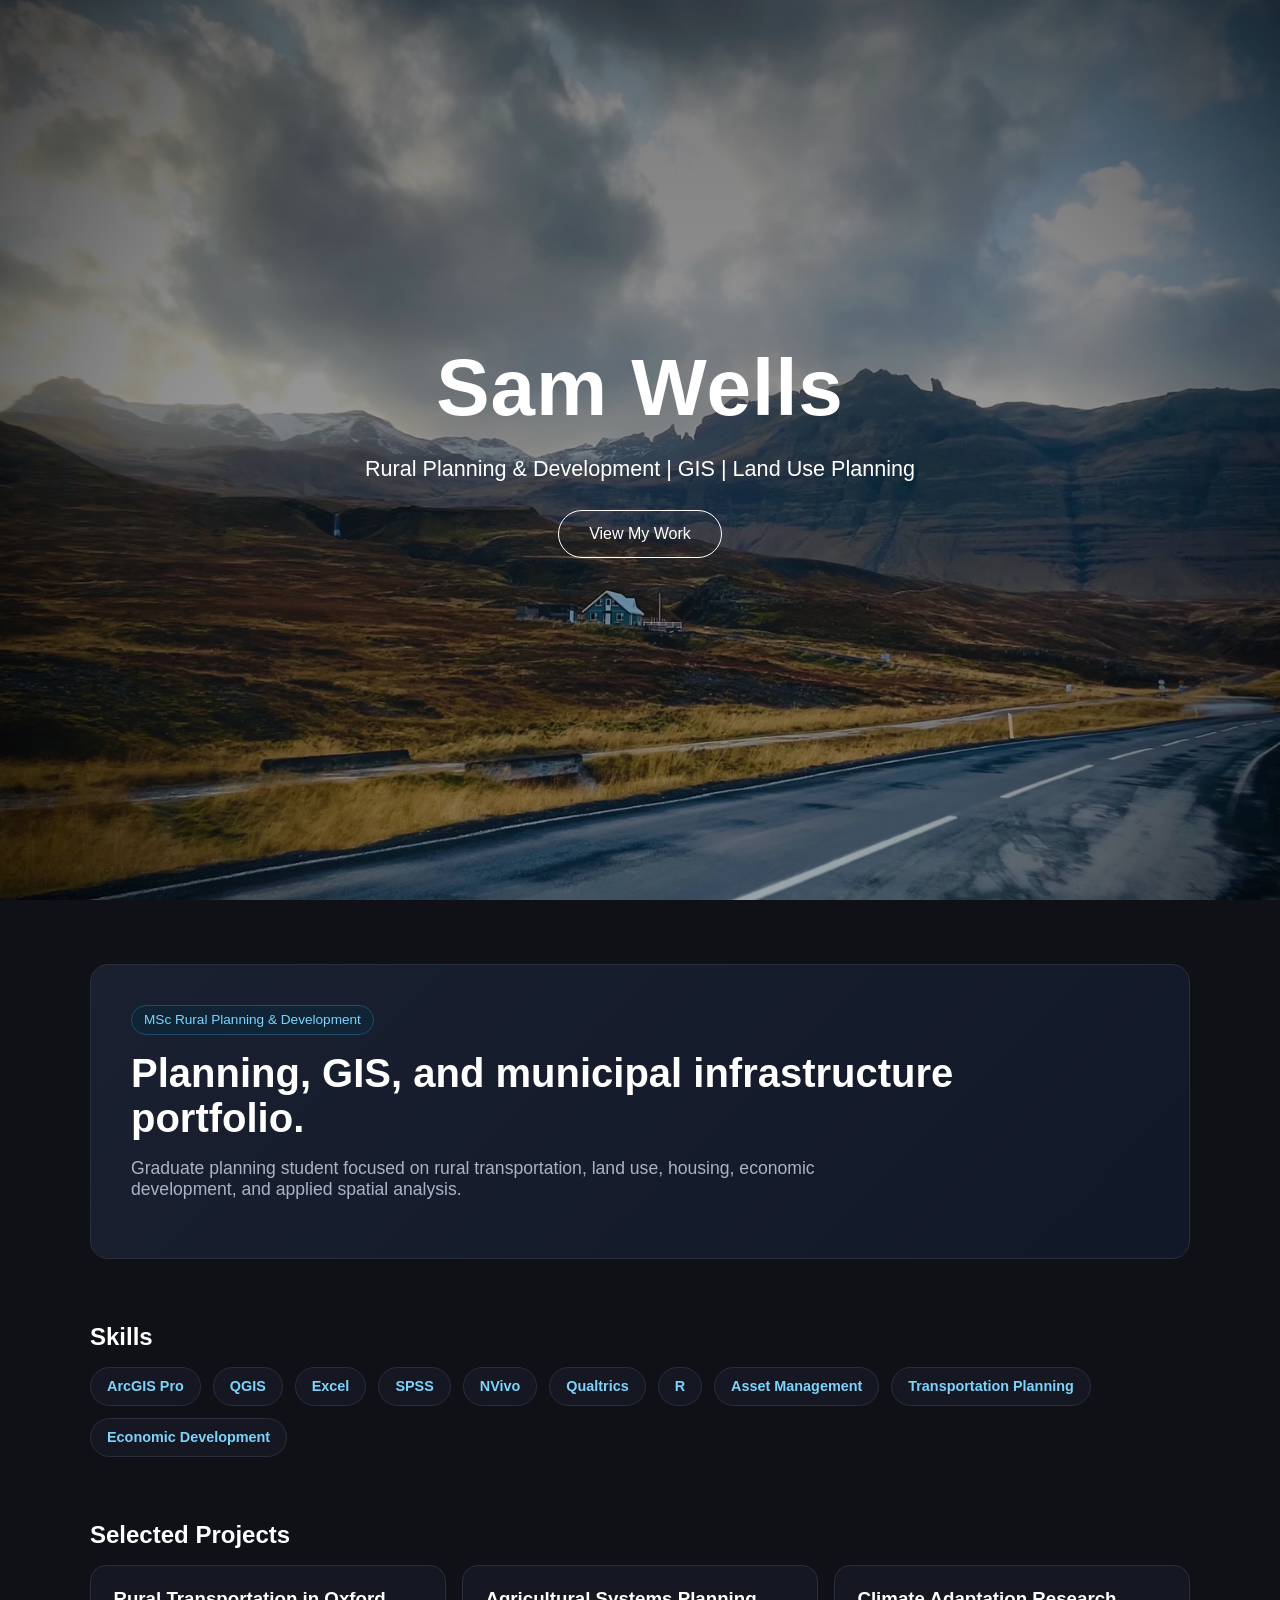
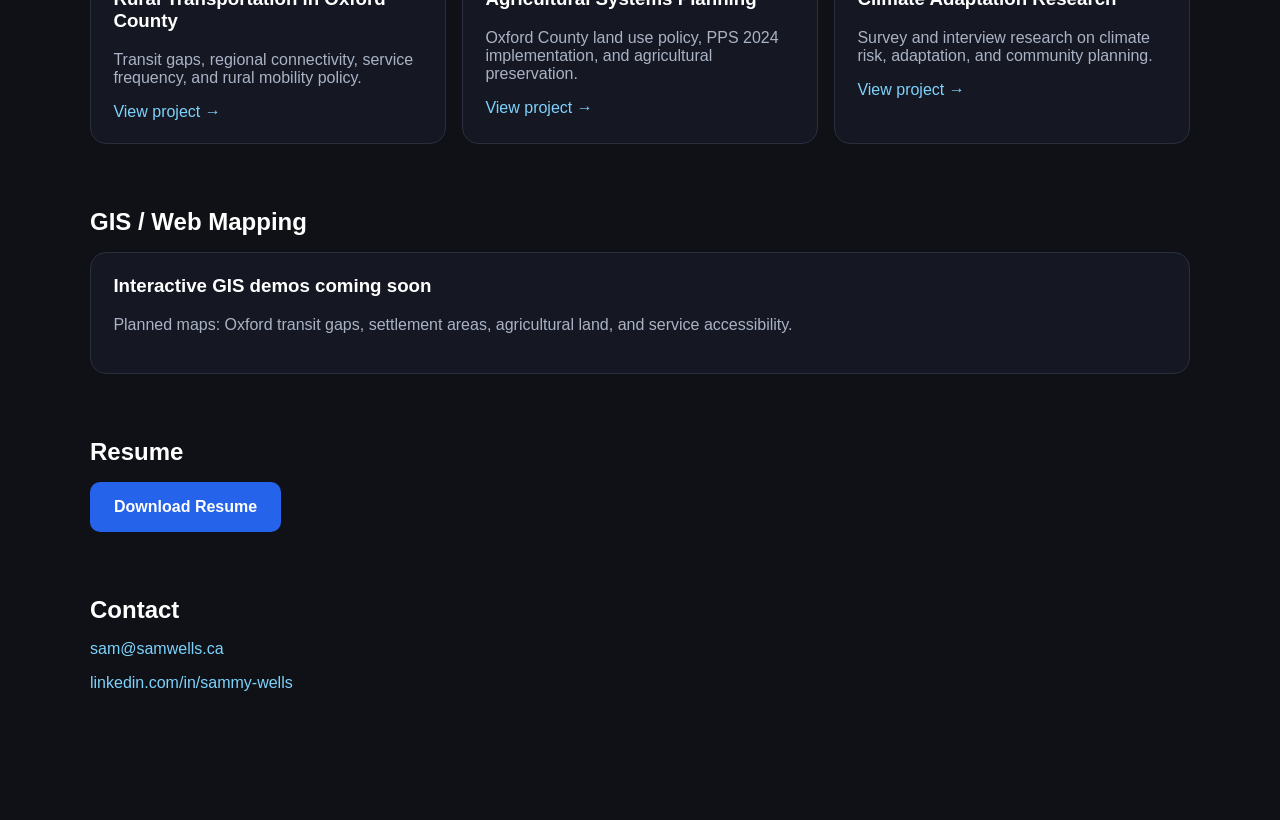
<file: index.html>
<!DOCTYPE html>
<html lang="en">
<head>
  <meta charset="UTF-8" />
  <meta name="viewport" content="width=device-width, initial-scale=1.0" />
  <title>Sam Wells | Planning & GIS</title>
  <link rel="stylesheet" href="styles.css" />
</head>

<body>

  <section class="landing">
    <div class="landing-overlay"></div>

    <div class="landing-content">
      <h1>Sam Wells</h1>
      <p>Rural Planning & Development | GIS | Land Use Planning</p>
      <a href="#main-site" class="landing-button">View My Work</a>
    </div>
  </section>

<div id="main-site">
  
    <main>
      <section class="hero" id="about">
        <span class="pill">MSc Rural Planning & Development</span>
        <h2>Planning, GIS, and municipal infrastructure portfolio.</h2>
        <p>
          Graduate planning student focused on rural transportation, land use,
          housing, economic development, and applied spatial analysis.
        </p>
      </section>

      <section id="skills">
        <h2>Skills</h2>

        <div class="skills">
          <span class="skill">ArcGIS Pro</span>
          <span class="skill">QGIS</span>
          <span class="skill">Excel</span>
          <span class="skill">SPSS</span>
          <span class="skill">NVivo</span>
          <span class="skill">Qualtrics</span>
          <span class="skill">R</span>
          <span class="skill">Asset Management</span>
          <span class="skill">Transportation Planning</span>
          <span class="skill">Economic Development</span>
        </div>
      </section>

      <section id="projects">
        <h2>Selected Projects</h2>

        <div class="grid">
          <article class="card">
            <h3>Rural Transportation in Oxford County</h3>
            <p>Transit gaps, regional connectivity, service frequency, and rural mobility policy.</p>
            <a href="#">View project →</a>
          </article>

          <article class="card">
            <h3>Agricultural Systems Planning</h3>
            <p>
              Oxford County land use policy, PPS 2024 implementation,
              and agricultural preservation.
            </p>
            <a href="projects/agricultural-systems.html">View project →</a>
          </article>

          <article class="card">
            <h3>Climate Adaptation Research</h3>
            <p>Survey and interview research on climate risk, adaptation, and community planning.</p>
            <a href="#">View project →</a>
          </article>
        </div>
      </section>

      <section id="gis">
        <h2>GIS / Web Mapping</h2>
        <div class="card wide">
          <h3>Interactive GIS demos coming soon</h3>
          <p>
            Planned maps: Oxford transit gaps, settlement areas, agricultural land,
            and service accessibility.
          </p>
        </div>
      </section>

      <section id="resume">
        <h2>Resume</h2>
        <a class="button" href="resume.pdf">Download Resume</a>
      </section>
<section id="contact">
  <h2>Contact</h2>

  <p>
    <a href="mailto:sam@samwells.ca">
      sam@samwells.ca
    </a>
  </p>

  <p>
    <a href="https://www.linkedin.com/in/sammy-wells/"
       target="_blank"
       rel="noopener noreferrer">
      linkedin.com/in/sammy-wells
    </a>
  </p>
</section>
    </main>

  </div>

</body>
</html>
</file>
<file: styles.css>
* {
  box-sizing: border-box;
}

html {
  scroll-behavior: smooth;
}

body {
  margin: 0;
  font-family: Inter, Arial, sans-serif;
  background: #0f1117;
  color: #d7dae0;
}

/* Landing page */
.landing {
  height: 100vh;
  min-height: 100vh;
  width: 100%;
  background-image: url("images/hero.jpg");
  background-size: cover;
  background-position: center 58%;
  position: relative;
  display: flex;
  align-items: center;
  justify-content: center;
  margin-bottom: 0;
}

.landing-overlay {
  position: absolute;
  inset: 0;
  background: linear-gradient(
    rgba(0, 0, 0, 0.50),
    rgba(0, 0, 0, 0.25)
  );
}

.landing-content {
  position: relative;
  z-index: 2;
  text-align: center;
  color: white;
  padding: 20px;
  animation: fadeUp 1.2s ease forwards;
}

.landing-content h1 {
  font-size: 5rem;
  margin: 0 0 12px;
  letter-spacing: 1px;
}

.landing-content p {
  font-size: 1.35rem;
  margin-bottom: 28px;
}

.landing-button {
  display: inline-block;
  padding: 14px 30px;
  font-size: 1rem;
  border: 1px solid white;
  border-radius: 999px;
  color: white;
  text-decoration: none;
  transition: 0.3s ease;
}

.landing-button:hover {
  background: white;
  color: black;
}

@keyframes fadeUp {
  from {
    opacity: 0;
    transform: translateY(24px);
  }

  to {
    opacity: 1;
    transform: translateY(0);
  }
}

/* Main portfolio layout */
.site-layout {
  display: flex;
}

.sidebar {
  width: 280px;
  min-height: 100vh;
  position: sticky;
  top: 0;
  padding: 2rem;
  background: #151823;
  border-right: 1px solid #2a2f3d;
  align-self: flex-start;
}

.sidebar h1 {
  margin: 0;
  color: #ffffff;
}

.sidebar p {
  color: #8f98aa;
  font-size: 0.95rem;
}

nav {
  margin-top: 2rem;
  display: flex;
  flex-direction: column;
  gap: 0.75rem;
}

nav a {
  color: #c9d1d9;
  text-decoration: none;
  padding: 0.7rem 0.9rem;
  border-radius: 10px;
}

nav a:hover {
  background: #202635;
  color: #7dd3fc;
}

main {
  width: calc(100% - 280px);
  padding: 3rem;
  max-width: 1200px;
}

section {
  margin-bottom: 2rem;
}

.hero,
.card,
.skill {
  animation: slideUp 0.6s ease forwards;
}

.hero {
  background: linear-gradient(135deg, #1a2030, #111827);
  border: 1px solid #2a2f3d;
  border-radius: 18px;
  padding: 2.5rem;
}

.hero h2 {
  font-size: 2.5rem;
  max-width: 850px;
  color: #ffffff;
  margin: 1rem 0;
}

.hero p {
  max-width: 700px;
  color: #aab3c5;
  font-size: 1.1rem;
}

.pill {
  display: inline-block;
  color: #7dd3fc;
  background: #102436;
  border: 1px solid #1e4e68;
  padding: 0.4rem 0.75rem;
  border-radius: 999px;
  font-size: 0.85rem;
}

h2 {
  color: #ffffff;
  margin-bottom: 1rem;
}

.skills {
  display: flex;
  flex-wrap: wrap;
  gap: 0.75rem;
}

.skill {
  background: #151823;
  border: 1px solid #2a2f3d;
  color: #7dd3fc;
  padding: 0.65rem 1rem;
  border-radius: 999px;
  font-size: 0.9rem;
  font-weight: 600;
  display: inline-block;
}

.skill:hover {
  border-color: #38bdf8;
  transform: translateY(-2px);
  transition: 0.2s ease;
}

.grid {
  display: grid;
  grid-template-columns: repeat(auto-fit, minmax(260px, 1fr));
  gap: 1rem;
}

.card {
  background: #151823;
  border: 1px solid #2a2f3d;
  border-radius: 16px;
  padding: 1.4rem;
}

.card:hover {
  border-color: #38bdf8;
  transform: translateY(-2px);
  transition: 0.2s ease;
}

.card h3 {
  color: #ffffff;
  margin-top: 0;
}

.card p {
  color: #aab3c5;
}

.card a,
#contact a {
  color: #7dd3fc;
  text-decoration: none;
}

.button {
  display: inline-block;
  background: #2563eb;
  color: white;
  padding: 1rem 1.5rem;
  border-radius: 10px;
  text-decoration: none;
  font-weight: 600;
}

.button:hover {
  background: #1d4ed8;
}

.project-image {
  width: 100%;
  border-radius: 16px;
  border: 1px solid #2a2f3d;
  display: block;
}

.caption {
  color: #aab3c5;
  font-size: 0.95rem;
  line-height: 1.6;
  margin-top: 1rem;
}

@keyframes slideUp {
  from {
    opacity: 0;
    transform: translateY(20px);
  }

  to {
    opacity: 1;
    transform: translateY(0);
  }
}

@media (max-width: 800px) {
  .site-layout {
    display: block;
  }

  .sidebar {
    position: static;
    width: 100%;
    min-height: auto;
  }

  main {
    width: 100%;
    padding: 1.5rem;
  }

  .hero h2 {
    font-size: 2rem;
  }

  .landing-content h1 {
    font-size: 3rem;
  }

  .landing-content p {
    font-size: 1rem;
  }
}
.project-body {
  display: block;
}

.project-body .sidebar {
  position: fixed;
  left: 0;
  top: 0;
}

.project-body main {
  margin-left: 280px;
  width: calc(100vw - 280px);
  max-width: none;
  padding: 3rem;
  display: flex;
  justify-content: center;
}

.project-body main > section,
.project-body main > article,
.project-body main > div {
  width: 100%;
  max-width: 1100px;
}
body {
  display: block;
}

.landing {
  width: 100%;
}

.site-layout {
  display: flex;
  width: 100%;
}
#main-site main {
  display: block;
  width: 100%;
  max-width: none;
  padding: 3rem;
}

#main-site section {
  max-width: 1100px;
  margin-bottom: 4rem;
}

#main-site .hero,
#main-site #skills,
#main-site #projects,
#main-site #gis,
#main-site #resume,
#main-site #contact {
  margin-left: auto;
  margin-right: auto;
}
#main-site > main {
  display: block !important;
}

#main-site > main > section {
  display: block !important;
  width: 100% !important;
}
#main-site {
  width: 100%;
}

#main-site main {
  max-width: 1200px;
  margin: 0 auto;
  padding: 4rem 2rem;
}
.project-body {
  display: block;
}

.project-body .sidebar {
  position: fixed;
  left: 0;
  top: 0;
  width: 280px;
  height: 100vh;
}

.project-body main {
  margin-left: 280px;
  width: calc(100vw - 280px);
  max-width: none;
  padding: 3rem;
}

.project-page {
  max-width: 1050px;
  margin: 0 auto;
}
/* Fix project page layout */
.project-body {
  display: block !important;
}

.project-body .sidebar {
  position: fixed !important;
  left: 0 !important;
  top: 0 !important;
  width: 280px !important;
  height: 100vh !important;
}

.project-body main {
  margin-left: 280px !important;
  width: calc(100vw - 280px) !important;
  max-width: none !important;
  padding: 2rem !important;
  display: flex !important;
  justify-content: center !important;
  align-items: flex-start !important;
}

.project-page {
  width: 100% !important;
  max-width: 1000px !important;
  margin: 0 auto !important;
}

.project-page .hero {
  margin-top: 0 !important;
}
.project-page .button {
  margin-bottom: 2rem;
}
.theme-toggle {
  position: fixed;
  top: 20px;
  right: 20px;
  z-index: 99999;
  background: #151823;
  color: white;
  border: 1px solid #2a2f3d;
  border-radius: 999px;
  padding: 12px 14px;
  cursor: pointer;

  opacity: 0;
  visibility: hidden;
  transition: 0.3s ease;
}

.theme-toggle.show {
  opacity: 1;
  visibility: visible;
}

body.light-mode #main-site {
  background: #f5f7fb;
  color: #111827;
}

body.light-mode #main-site .hero,
body.light-mode #main-site .card {
  background: #ffffff;
  color: #111827;
  border-color: #d1d5db;
}

body.light-mode #main-site h1,
body.light-mode #main-site h2,
body.light-mode #main-site h3 {
  color: #111827;
}

body.light-mode #main-site p,
body.light-mode #main-site .card p,
body.light-mode #main-site .hero p,
body.light-mode #main-site .caption {
  color: #374151;
}

body.light-mode #main-site .skill {
  background: #eef6ff;
  color: #0369a1;
  border-color: #bfdbfe;
}
</file>
